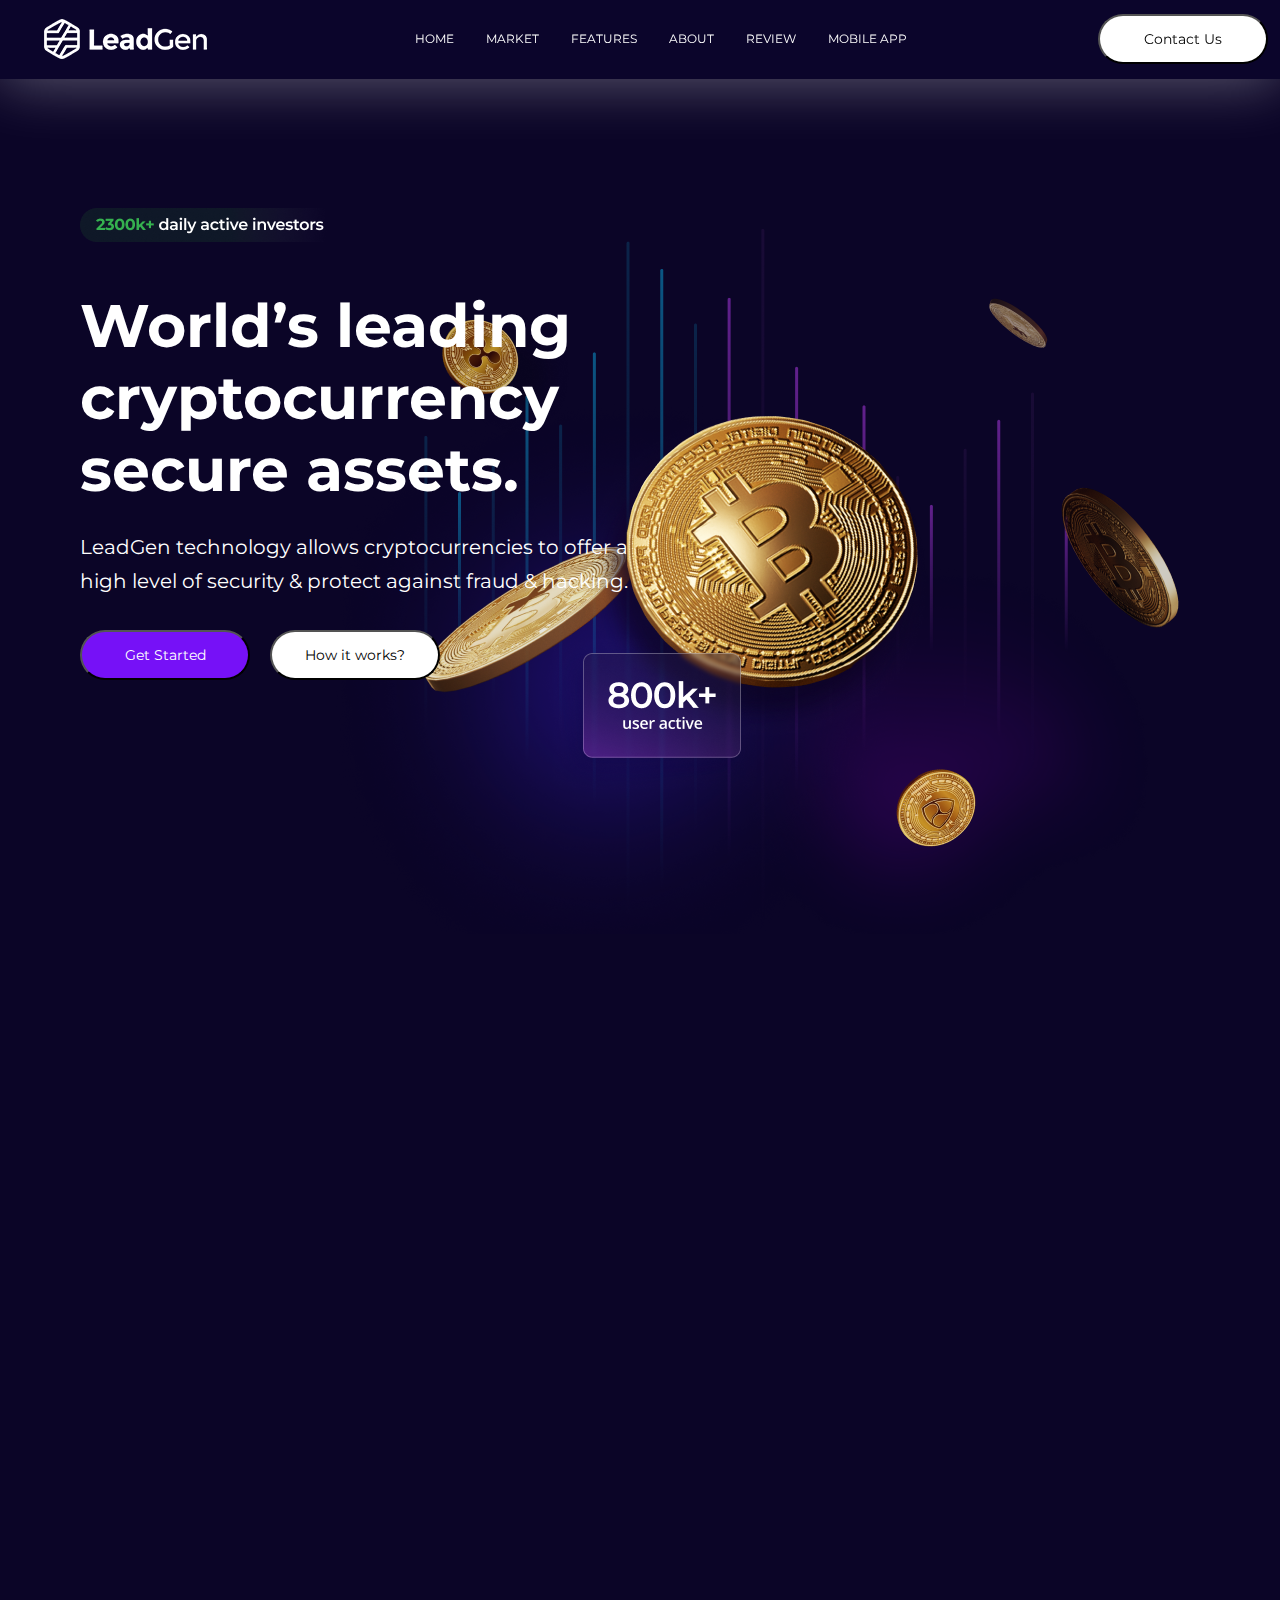
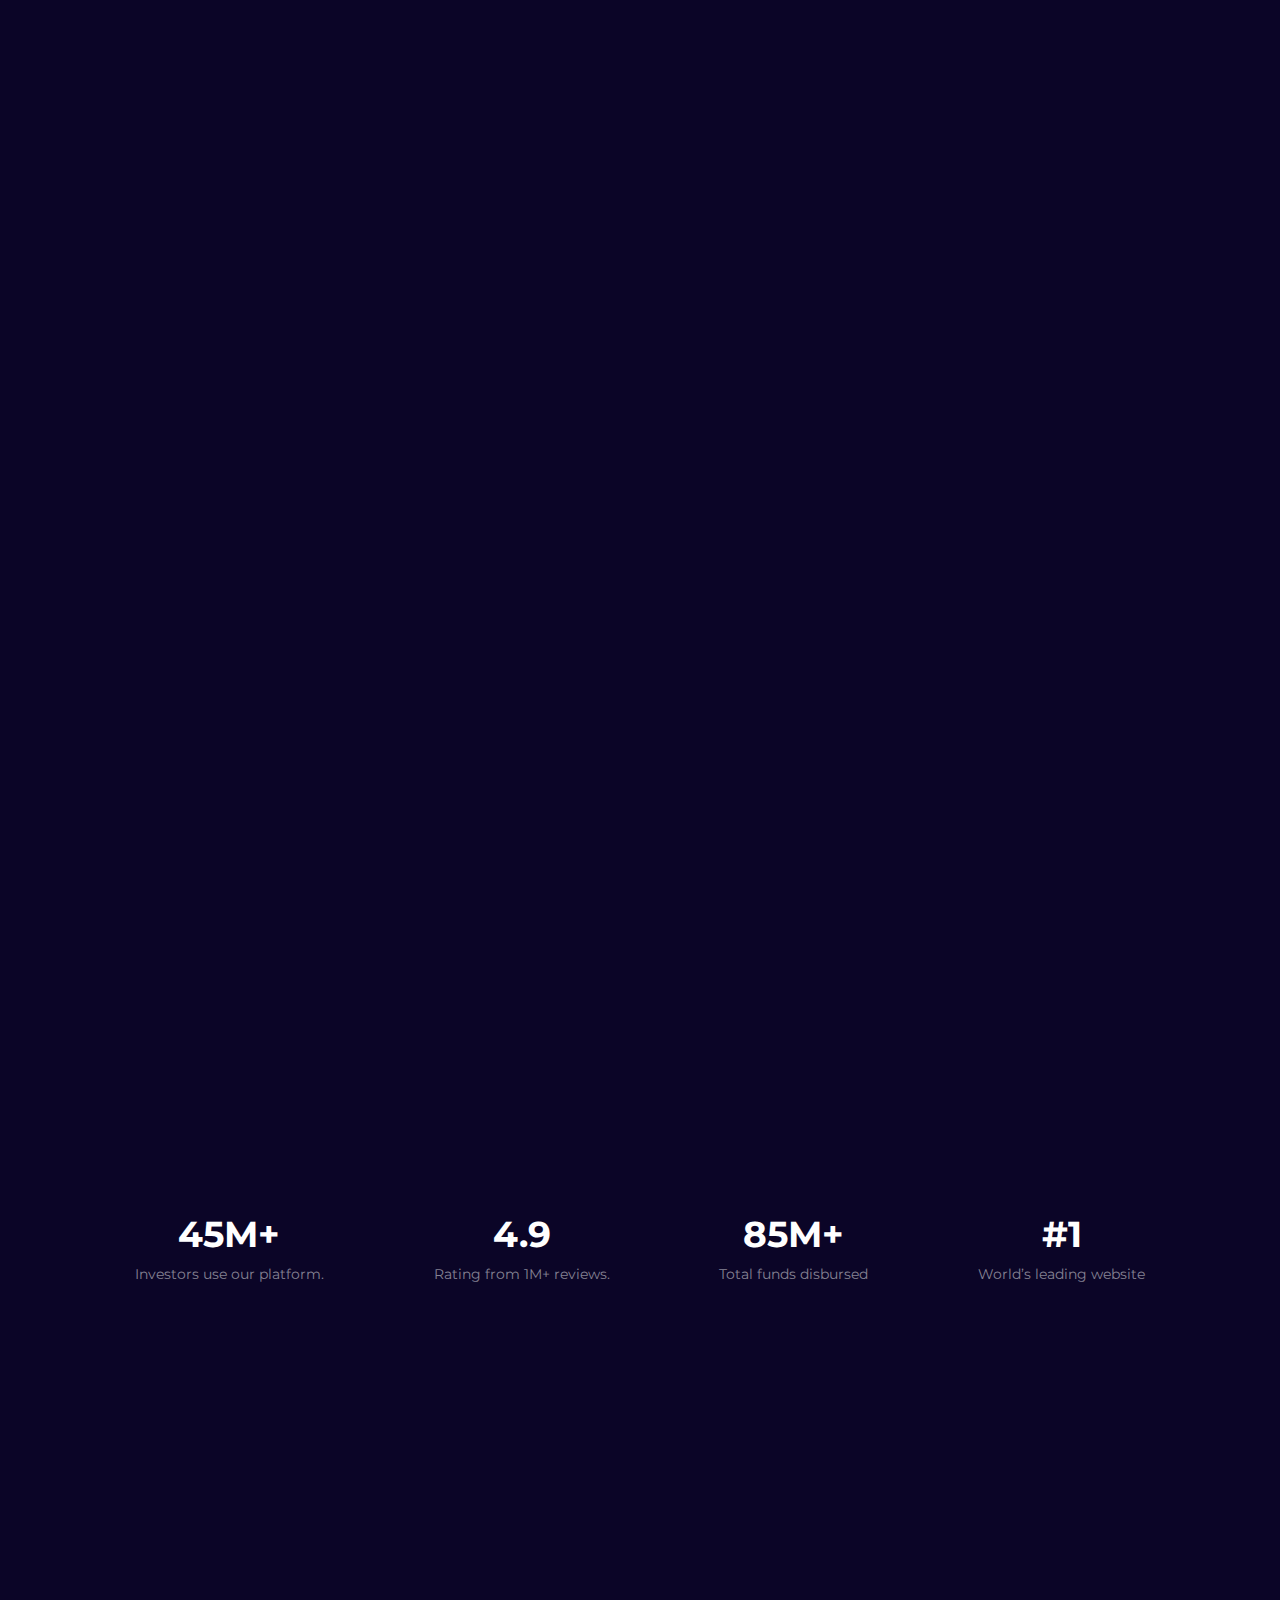
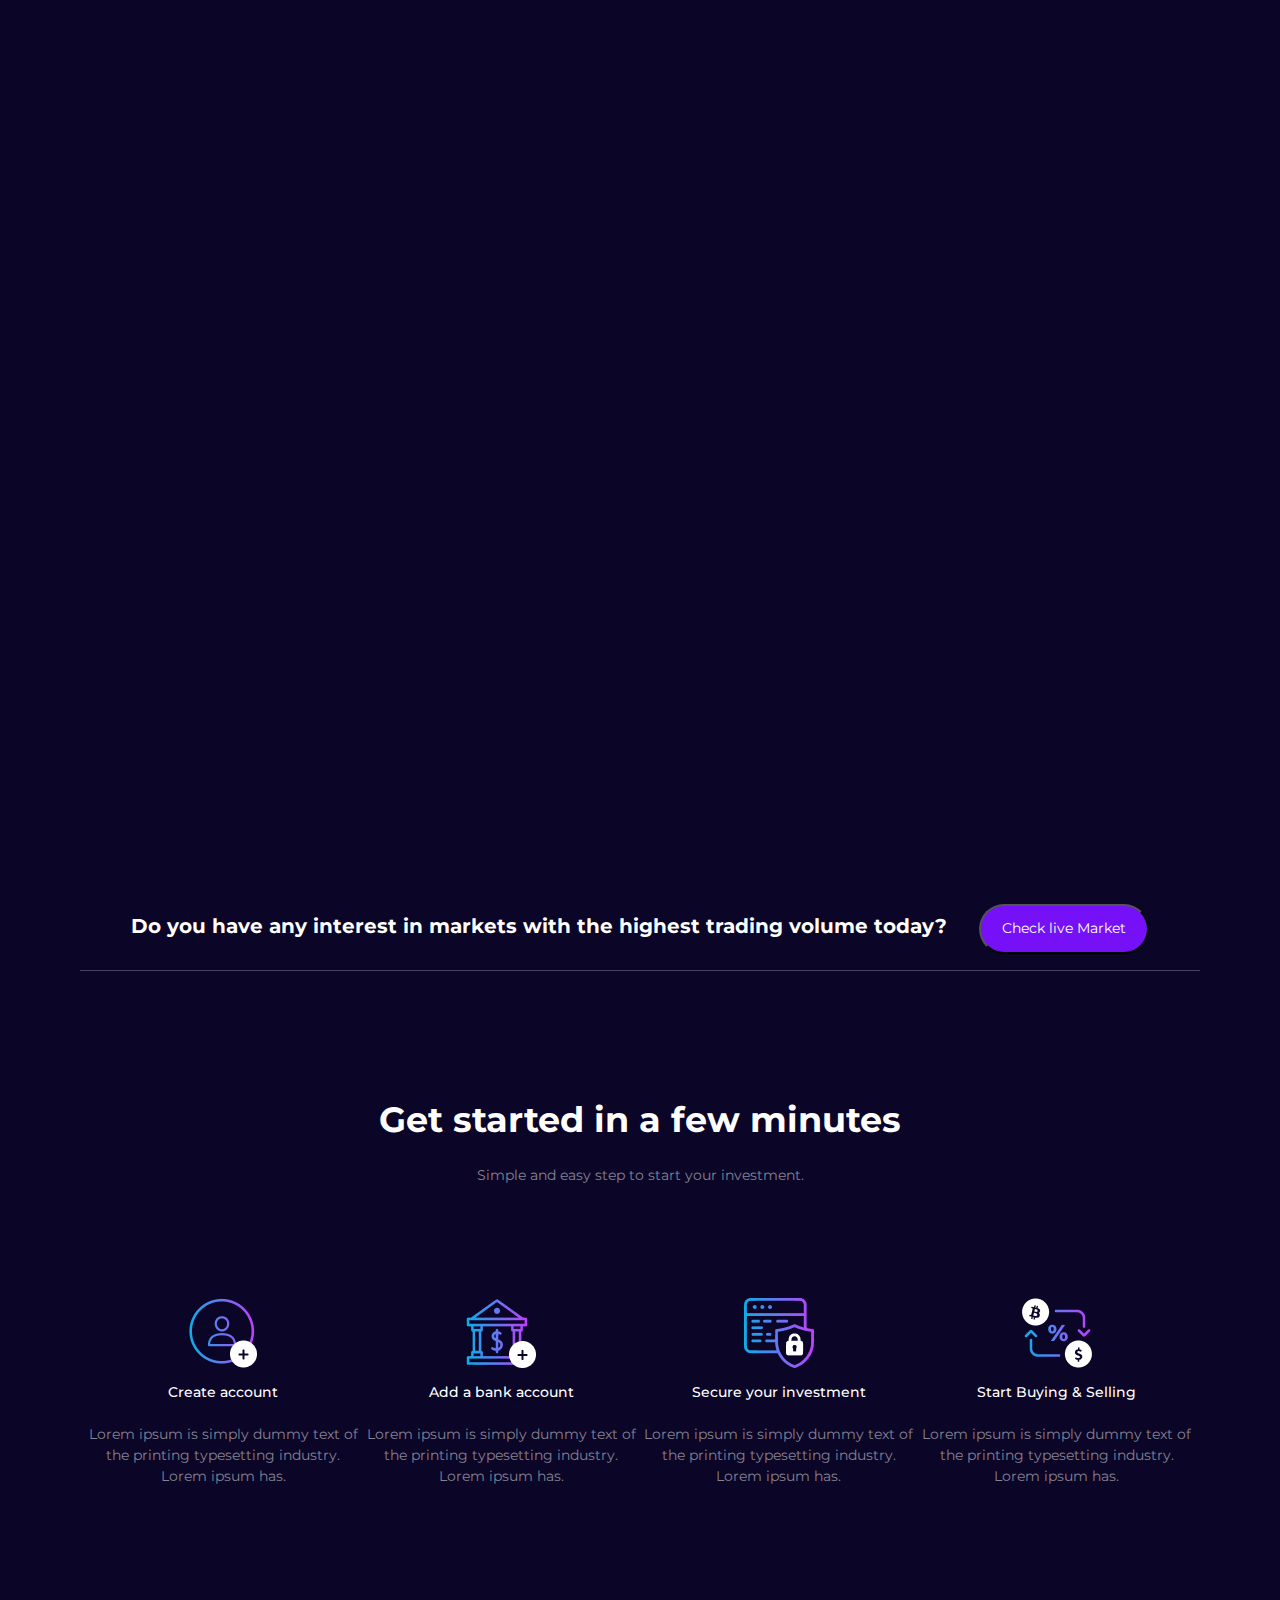
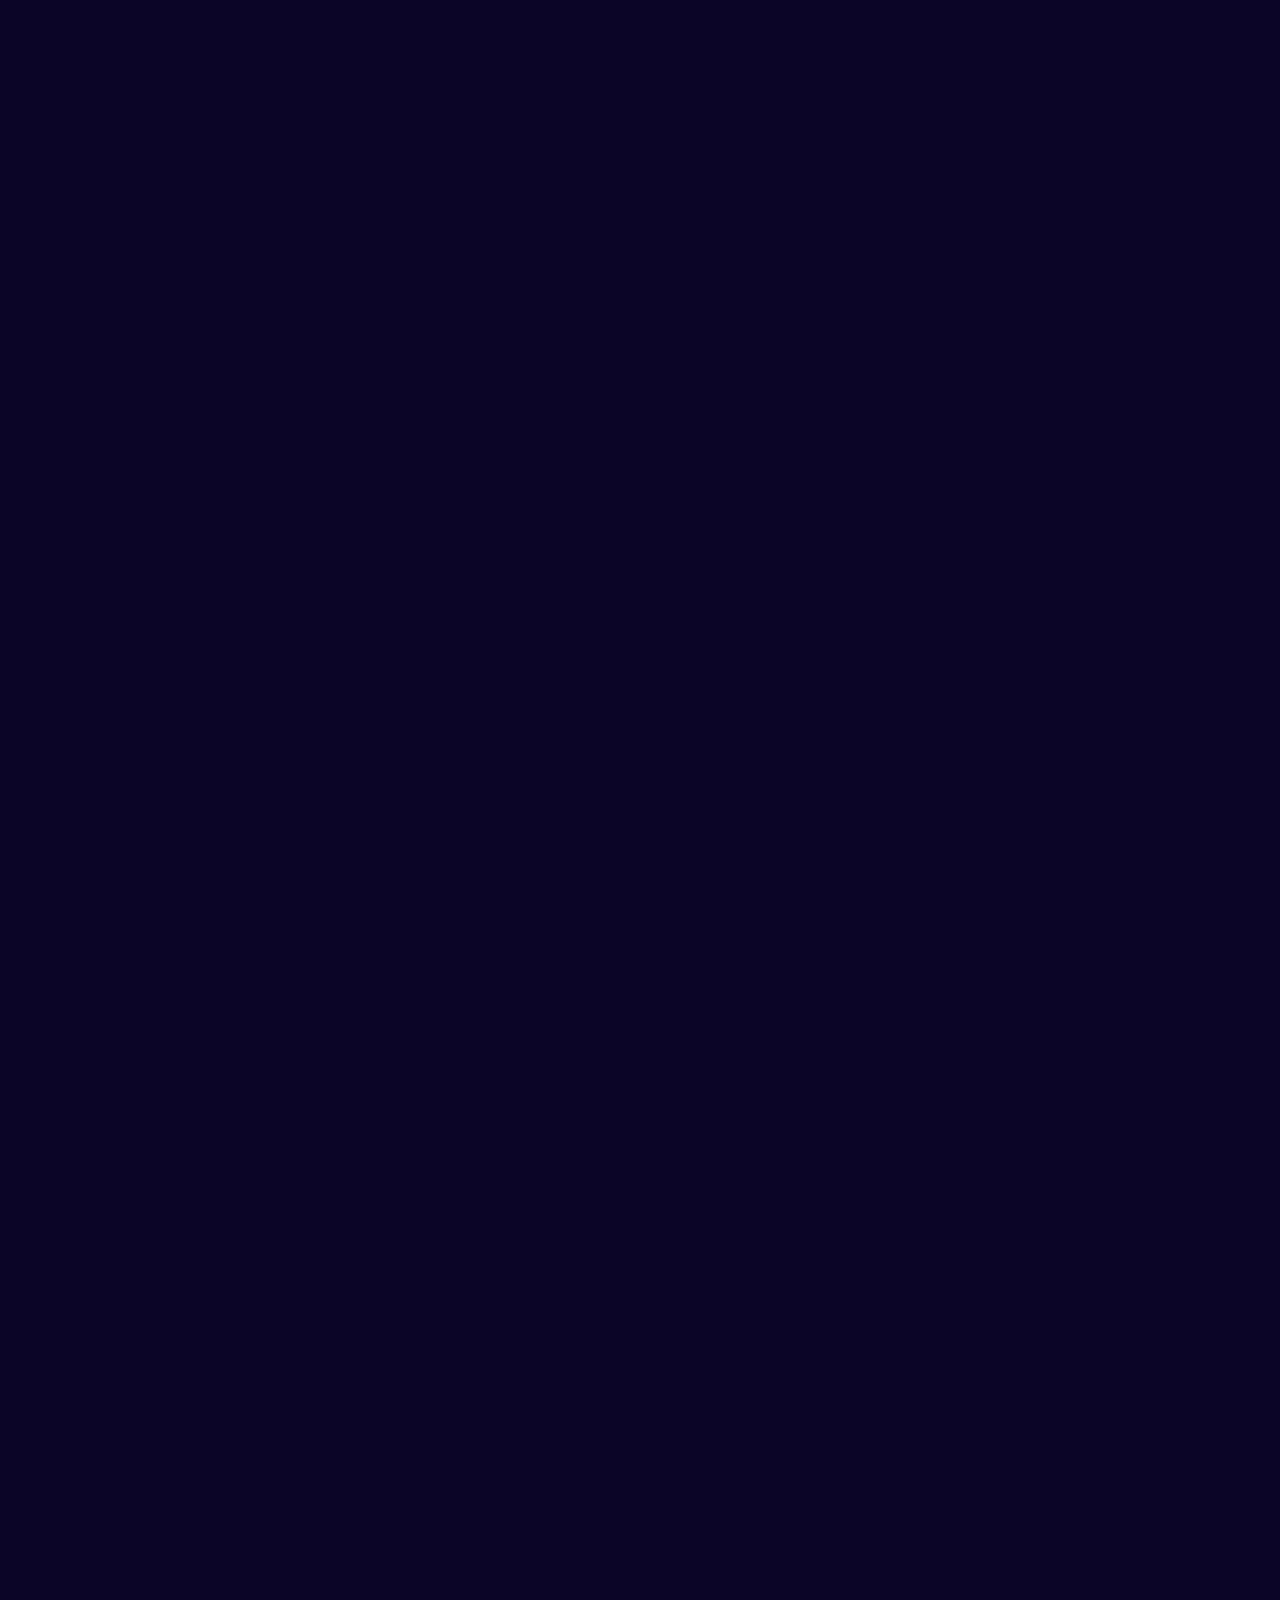
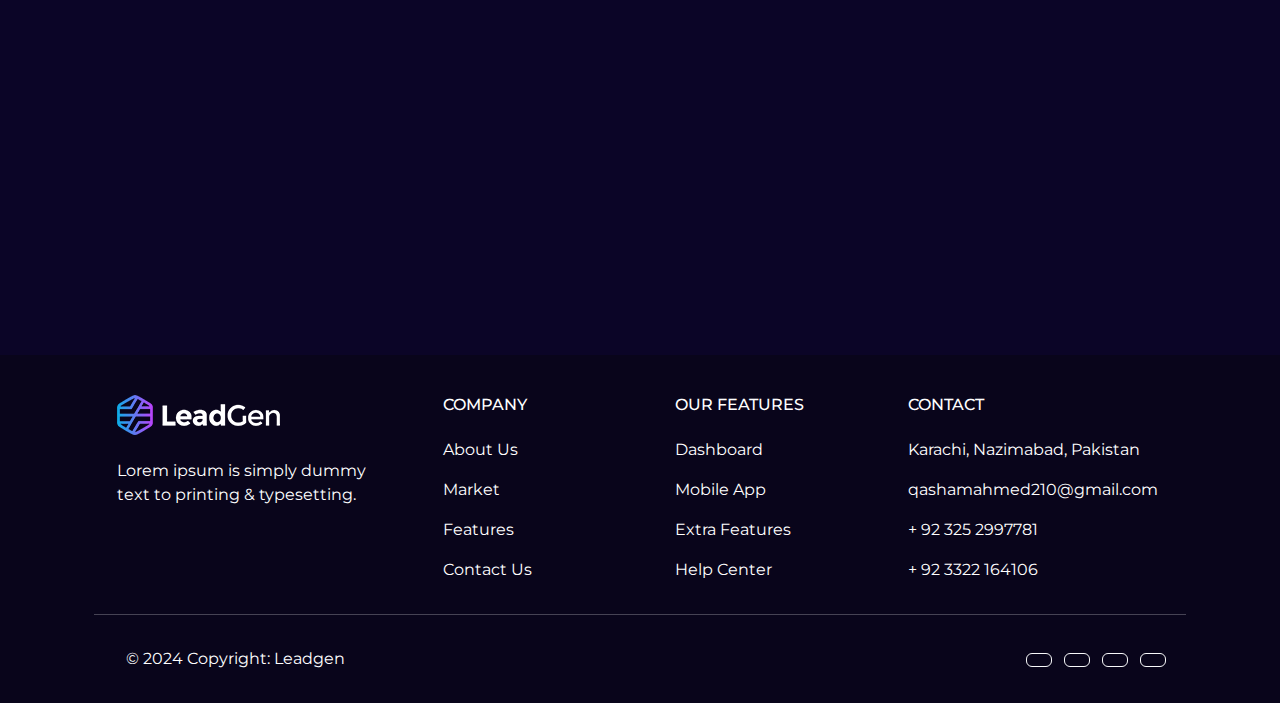
<file: leadgen/index.html>
<!DOCTYPE html>
<html lang="en">

<head>
    <meta charset="UTF-8">
    <meta name="viewport" content="width=device-width, initial-scale=1.0">
    <link rel="stylesheet" href="style.css">
    <link rel="stylesheet" href="bootstrap-5.3.3-dist/css/bootstrap.min.css">
    <link rel="preconnect" href="https://fonts.googleapis.com">
    <link rel="preconnect" href="https://fonts.gstatic.com" crossorigin>
    <link href="https://fonts.googleapis.com/css2?family=Montserrat:ital,wght@0,100..900;1,100..900&display=swap"
        rel="stylesheet">
    <link rel="icon" href="./img/logo-white.png">
    <link rel="stylesheet" href="https://cdnjs.cloudflare.com/ajax/libs/font-awesome/6.5.2/css/all.min.css"
        integrity="sha512-SnH5WK+bZxgPHs44uWIX+LLJAJ9/2PkPKZ5QiAj6Ta86w+fsb2TkcmfRyVX3pBnMFcV7oQPJkl9QevSCWr3W6A=="
        crossorigin="anonymous" referrerpolicy="no-referrer" />
        <link rel="stylesheet" href="https://unpkg.com/aos@next/dist/aos.css" />

    <title>LeadGen</title>
</head>
<style>
    body {
        font-family: "Montserrat", sans-serif;
        background-color: rgb(11, 5, 39);


    }

    a {
        text-decoration: none;
    }
</style>

<body>
    <header>
        <nav class="navbar navbar-expand-lg bg-* fixed-top">
            <div class="container-fluid">
                <a class="navbar-brand" href="#"><img src="./img/logo-white.png" alt=""></a>
                <button class="navbar-toggler bg-light" type="button" data-bs-toggle="collapse"
                    data-bs-target="#navbarNavAltMarkup" aria-controls="navbarNavAltMarkup" aria-expanded="false"
                    aria-label="Toggle navigation">
                    <span class="navbar-toggler-icon"></span>
                </button>
                <div class="collapse navbar-collapse" id="navbarNavAltMarkup">
                    <div class="navbar-nav mx-auto">
                        <a class="nav-link " aria-current="page" href="index.html">Home</a>
                        <a class="nav-link" href="#Market">Market</a>
                        <a class="nav-link" href="#Features">Features</a>
                        <a class="nav-link" href="#About">About</a>
                        <a class="nav-link" href="#Review">Review</a>
                        <a class="nav-link" href="#Mobile">mobile app</a>
                    </div>
                </div>
                <button type="button" class="btns2 btn-light">Contact Us</button>

            </div>
        </nav>
    </header>
    <div class="bg-img">
        <div class="talk">
            <img src="./img/demo-cryptocurrency-image-02.png" alt="" class="mb-5">
            <h1>World’s leading cryptocurrency <br> secure assets.</h1>
            <p>LeadGen technology allows cryptocurrencies to offer a high level of security & protect against fraud &
                hacking.</p>
            <button type="button" class="btns">Get Started</button>
            <button type="button" class="btns2">How it works?</button>
        </div>

    </div>

    <section class="part1" id="Market" data-aos="fade-up" data-aos-duration="6000" data-aos-delay="200">
        <div class="items">
            <div class="item1">
                <img src="./img/demo-cryptocurrency-bitcoin.png" alt="">
                <h3>btcusd</h3>
                <h4>Bitcoin / U.S.D</h4>
                <h2>50869</h2>
                <button type="button" class="btns3">-1.38%</button>
            </div>
            <div class="item1">
                <img src="./img/demo-cryptocurrency-ethereum.png" alt="">
                <h3>ethusd</h3>
                <h4>Ethereum / U.S.D</h4>
                <h2>2171.14</h2>
                <button type="button" class="btns4">+2.45%</button>
            </div>
            <div class="item1">
                <img src="./img/demo-cryptocurrency-tether.png" alt="">
                <h3>USDTUSD</h3>
                <h4>Tether / U.S.D</h4>
                <h2>13534</h2>
                <button type="button" class="btns4">+1.25%</button>
            </div>
            <div class="item1">
                <img src="./img/demo-cryptocurrency-bitcoin.png" alt="">
                <h3>LDOUSD</h3>
                <h4>Lido / U.S.D</h4>
                <h2>247.28</h2>
                <button type="button" class="btns4">+4.22%</button>
            </div>
        </div>
    </section>

    <section class="part2" id="Features" data-aos="fade-in" data-aos-duration="6000" data-aos-delay="400">
        <h2>
            Why you choose LeadGen?
        </h2>
        <p>The exchange is where users can buy, sell, and trade.</p>
        <div class="items">
            <div class="item1">
                <div class="card">
                    <img class="card-img-top" src="./img/images.png" alt="Card image cap">
                    <div class="card-body">
                        <h5 class="card-title">FAST AND GLOBAL</h5>
                        <p class="card-text">We offer a fast and global cryptocurrency solution for all your digital
                            transactions.</p>
                    </div>
                </div>
            </div>
            <div class="item1">
                <div class="card">
                    <img class="card-img-top" src="./img/card2.png" alt="Card image cap">
                    <div class="card-body">
                        <h5 class="card-title">
                            FRIENDLY ADMIN</h5>
                        <p class="card-text">We are proud to have a friendly and approachable admin team on our
                            platform.</p>
                    </div>
                </div>
            </div>
            <div class="item1">
                <div class="card">
                    <img class="card-img-top" src="./img/card3.png" alt="Card image cap">
                    <div class="card-body">
                        <h5 class="card-title">TECHNICAL SUPPORT</h5>
                        <p class="card-text">We specialize in providing expert assistance for all your cryptocurrency
                            needs.</p>
                    </div>
                </div>
            </div>
            <div class="item1">
                <div class="card">
                    <img class="card-img-top" src="./img/card4.png" alt="Card image cap">
                    <div class="card-body">
                        <h5 class="card-title">LEADGEN WALLET</h5>
                        <p class="card-text">LeadGen wallets can prevent theft and unauthorized access to your funds.
                        </p>
                    </div>
                </div>
            </div>
        </div>
    </section>

    <section class="part3" id="About" data-aos="fade-bottom" data-aos-duration="6000" data-aos-delay="500">
        <div class="talk2">
            <h4>Securely buy, sell, store</h4>
            <h2>Trade with confidence <br> with best platform and <br> easy to use.</h2>
            <p>We provide a wide range of cryptocurrencies for trading and <br> offer high returns on investment with
                competitive
                fees and low <br> transaction costs.</p>
            <button type="button" class="btns">Get Started</button>
        </div>
        <div class="img"><img src="./img/demo-cryptocurrency-image-02-1.jpg" alt=""></div>

    </section>
    <section class="part4">
        <div class="item2">
            <h2>45M+</h2>
            <p>Investors use our platform.</p>
        </div>
        <div class="item2">
            <h2>4.9</h2>
            <p>Rating from 1M+ reviews.</p>
        </div>
        <div class="item2">
            <h2>85M+</h2>
            <p>Total funds disbursed</p>
        </div>
        <div class="item2">
            <h2>#1</h2>
            <p>World’s leading website</p>
        </div>
    </section>

    <section class="part5" id="Review" data-aos="fade-up" data-aos-duration="6000" data-aos-delay="400">
        <h2>World's fastest and most secure platform</h2>
        <p>Swap your currencies with world's fastest and most secure crypto exchange.</p>
        <img src="./img/demo-cryptocurrency-image-03.jpg" alt="" class="img-fluid">
    </section>

    <section class="part6">
        <div class="block">
            <span>Do you have any interest in markets with the highest trading volume today?</span><button type="button"
                class="btns">Check live Market</button>
            <hr>
        </div>

        <h2>Get started in a few minutes</h2>
        <p>Simple and easy step to start your investment.</p>
        <div class="items">
            <div class="item3">
                <img src="./img/demo-cryptocurrency-icon-04.png" alt="">
                <h3>Create account</h3>
                <p>Lorem ipsum is simply dummy text of <br> the printing typesetting industry. <br> Lorem ipsum has.</p>
            </div>
            <div class="item3">
                <img src="./img/demo-cryptocurrency-icon-05-1.png" alt="">
                <h3>Add a bank account</h3>
                <p>Lorem ipsum is simply dummy text of <br> the printing typesetting industry. <br> Lorem ipsum has.</p>
            </div>
            <div class="item3">
                <img src="./img/demo-cryptocurrency-icon-03.png" alt="">
                <h3>Secure your investment</h3>
                <p>Lorem ipsum is simply dummy text of <br> the printing typesetting industry. <br> Lorem ipsum has.</p>
            </div>
            <div class="item3">
                <img src="./img/demo-cryptocurrency-icon-06-1.png" alt="">
                <h3>Start Buying & Selling</h3>
                <p>Lorem ipsum is simply dummy text of <br> the printing typesetting industry. <br> Lorem ipsum has.</p>
            </div>
        </div>
    </section>
    <section class="part7" data-aos="fade-up" data-aos-duration="6000" data-aos-delay="500">
        <div class="talk3">
            <h2>We are best service <br> provider for worldwide <br> users with experts team.</h2>
            <button type="button" class="btns">Explore Features</button>
        </div>
        <div class="talk4">
            <h4>Customizable trading strategies</h4>
            <p>Lorem ipsum is simply dummy text of the printing and typesetting. Lorem ipsum has been he standard dummy.
            </p>
            <hr>
            <h4>Customizable trading strategies</h4>
            <p>Lorem ipsum is simply dummy text of the printing and typesetting. Lorem ipsum has been he standard dummy.
            </p>
        </div>
    </section>

    <section class="part8" id="Mobile" data-aos="fade-out" data-aos-duration="6000" data-aos-delay="500">
        <div class="talk5">
            <h4>Securely buy, sell, store</h4>
            <h2>Start using LeadGen with the most effective platform and easy-to-use app.</h2>
            <p>Lorem ipsum is simply dummy text of the printing and typesetting industry. Lorem ipsum has been the
                industry's standard dummy text ever since the, when an unknown printer took a galley type and scrambled
                it to standard dummy text ever of the printing and typesetting industry.</p>
            <img src="./img/demo-cryptocurrency-image-05.png" alt="" class="img-fluid"> <span><img
                    src="./img/demo-cryptocurrency-image-04.png" alt="" class="img-fluid"></span>
        </div>
        <div class="img">
            <img src="./img/demo-cryptocurrency-image-06.jpg" alt="">
        </div>
    </section>

    <section class="part9" data-aos="fade-up" data-aos-duration="6000" data-aos-delay="500">
        <h2>Contact Us</h2>
        <form action="">
            <input type="text" placeholder="Your Name"><br>
            <input type="text" placeholder="Your Email"><br>
            <input type="text" placeholder="Your Phone"><br>
            <textarea name="" id="" placeholder="Your Message"></textarea><br>
            <button type="submit" class="btns">Send Message</button>
        </form>

    </section>

    <section>
        <footer class="text-center text-lg-start text-white" style="    background-color: rgb(9, 5, 27) !important;">
            <!-- Grid container -->
            <div class="container p-4 pb-0">
                <!-- Section: Links -->
                <section class="">
                    <!--Grid row-->
                    <div class="row">
                        <!-- Grid column -->
                        <div class="col-md-3 col-lg-3 col-xl-3 mx-auto mt-3">
                            <h6 class="text-uppercase mb-4 font-weight-bold">
                                <img src="./img/demo-cryptocurrency-logo.png" alt="">
                            </h6>
                            <p>
                                Lorem ipsum is simply dummy text to printing & typesetting.
                            </p>
                        </div>
                        <!-- Grid column -->

                        <hr class="w-100 clearfix d-md-none" />

                        <!-- Grid column -->
                        <div class="col-md-2 col-lg-2 col-xl-2 mx-auto mt-3">
                            <h6 class="text-uppercase mb-4 font-weight-bold">Company</h6>
                            <p>
                                <a class="text-white" href="">About Us</a>
                            </p>
                            <p>
                                <a class="text-white" href="">Market</a>
                            </p>
                            <p>
                                <a class="text-white" href="">Features</a>
                            </p>
                            <p>
                                <a class="text-white" href="">Contact Us</a>
                            </p>
                        </div>
                        <!-- Grid column -->

                        <hr class="w-100 clearfix d-md-none" />

                        <!-- Grid column -->
                        <div class="col-md-3 col-lg-2 col-xl-2 mx-auto mt-3">
                            <h6 class="text-uppercase mb-4 font-weight-bold">
                                Our Features
                            </h6>
                            <p>
                                <a class="text-white" href="">Dashboard</a>
                            </p>
                            <p>
                                <a class="text-white" href="">Mobile App</a>
                            </p>
                            <p>
                                <a class="text-white" href="">Extra Features</a>
                            </p>
                            <p>
                                <a class="text-white" href="">Help Center</a>
                            </p>
                        </div>

                        <!-- Grid column -->
                        <hr class="w-100 clearfix d-md-none" />

                        <!-- Grid column -->
                        <div class="col-md-4 col-lg-3 col-xl-3 mx-auto mt-3">
                            <h6 class="text-uppercase mb-4 font-weight-bold">Contact</h6>
                            <p><i class="fas fa-home mr-3"></i> Karachi, Nazimabad, Pakistan</p>
                            <p><i class="fas fa-envelope mr-3"></i> qashamahmed210@gmail.com</p>
                            <p><i class="fas fa-phone mr-3"></i> + 92 325 2997781</p>
                            <p><i class="fas fa-print mr-3"></i> + 92 3322 164106</p>
                        </div>
                        <!-- Grid column -->
                    </div>
                    <!--Grid row-->
                </section>
                <!-- Section: Links -->

                <hr class="my-3">

                <!-- Section: Copyright -->
                <section class="p-3 pt-0">
                    <div class="row d-flex align-items-center">
                        <!-- Grid column -->
                        <div class="col-md-7 col-lg-8 text-center text-md-start">
                            <!-- Copyright -->
                            <div class="p-3">
                                © 2024 Copyright:
                                <a class="text-white" href="index.html">Leadgen</a>
                            </div>
                            <!-- Copyright -->
                        </div>
                        <!-- Grid column -->

                        <!-- Grid column -->
                        <div class="col-md-5 col-lg-4 ml-lg-0 text-center text-md-end">
                            <!-- Facebook -->
                            <a class="btn btn-outline-light btn-floating m-1" class="text-white" role="button"><i
                                    class="fab fa-facebook-f"></i></a>

                            <!-- Twitter -->
                            <a class="btn btn-outline-light btn-floating m-1" class="text-white" role="button"><i
                                    class="fab fa-twitter"></i></a>

                            <!-- Google -->
                            <a class="btn btn-outline-light btn-floating m-1" class="text-white" role="button"><i
                                    class="fab fa-google"></i></a>

                            <!-- Instagram -->
                            <a class="btn btn-outline-light btn-floating m-1" class="text-white" role="button"><i
                                    class="fab fa-instagram"></i></a>
                        </div>
                        <!-- Grid column -->
                    </div>
                </section>
                <!-- Section: Copyright -->
            </div>
            <!-- Grid container -->
        </footer>
        <!-- Footer -->
    </section>

    <script src="./bootstrap-5.3.3-dist/js/bootstrap.min.js"></script>

    <script src="https://unpkg.com/aos@next/dist/aos.js"></script>
    <script>
        AOS.init(

        );
    </script>
</body>

</html>
</file>
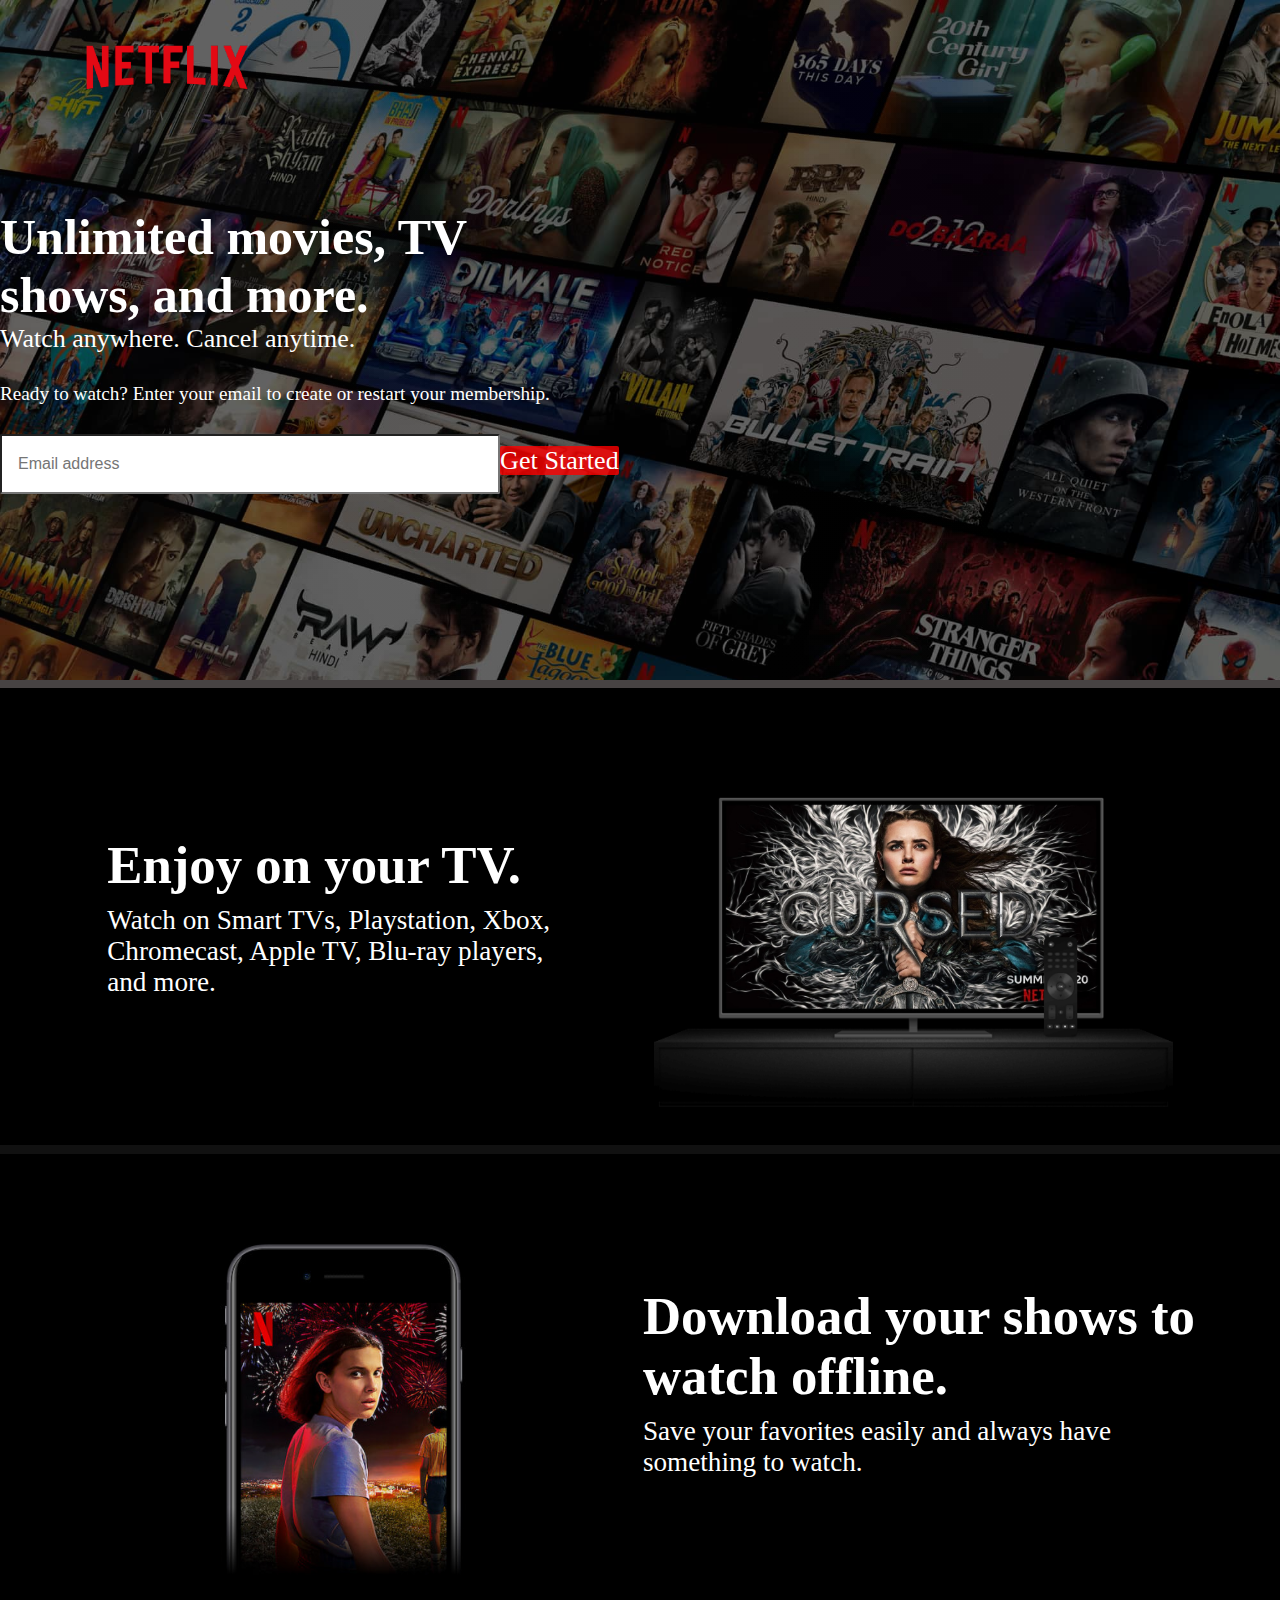
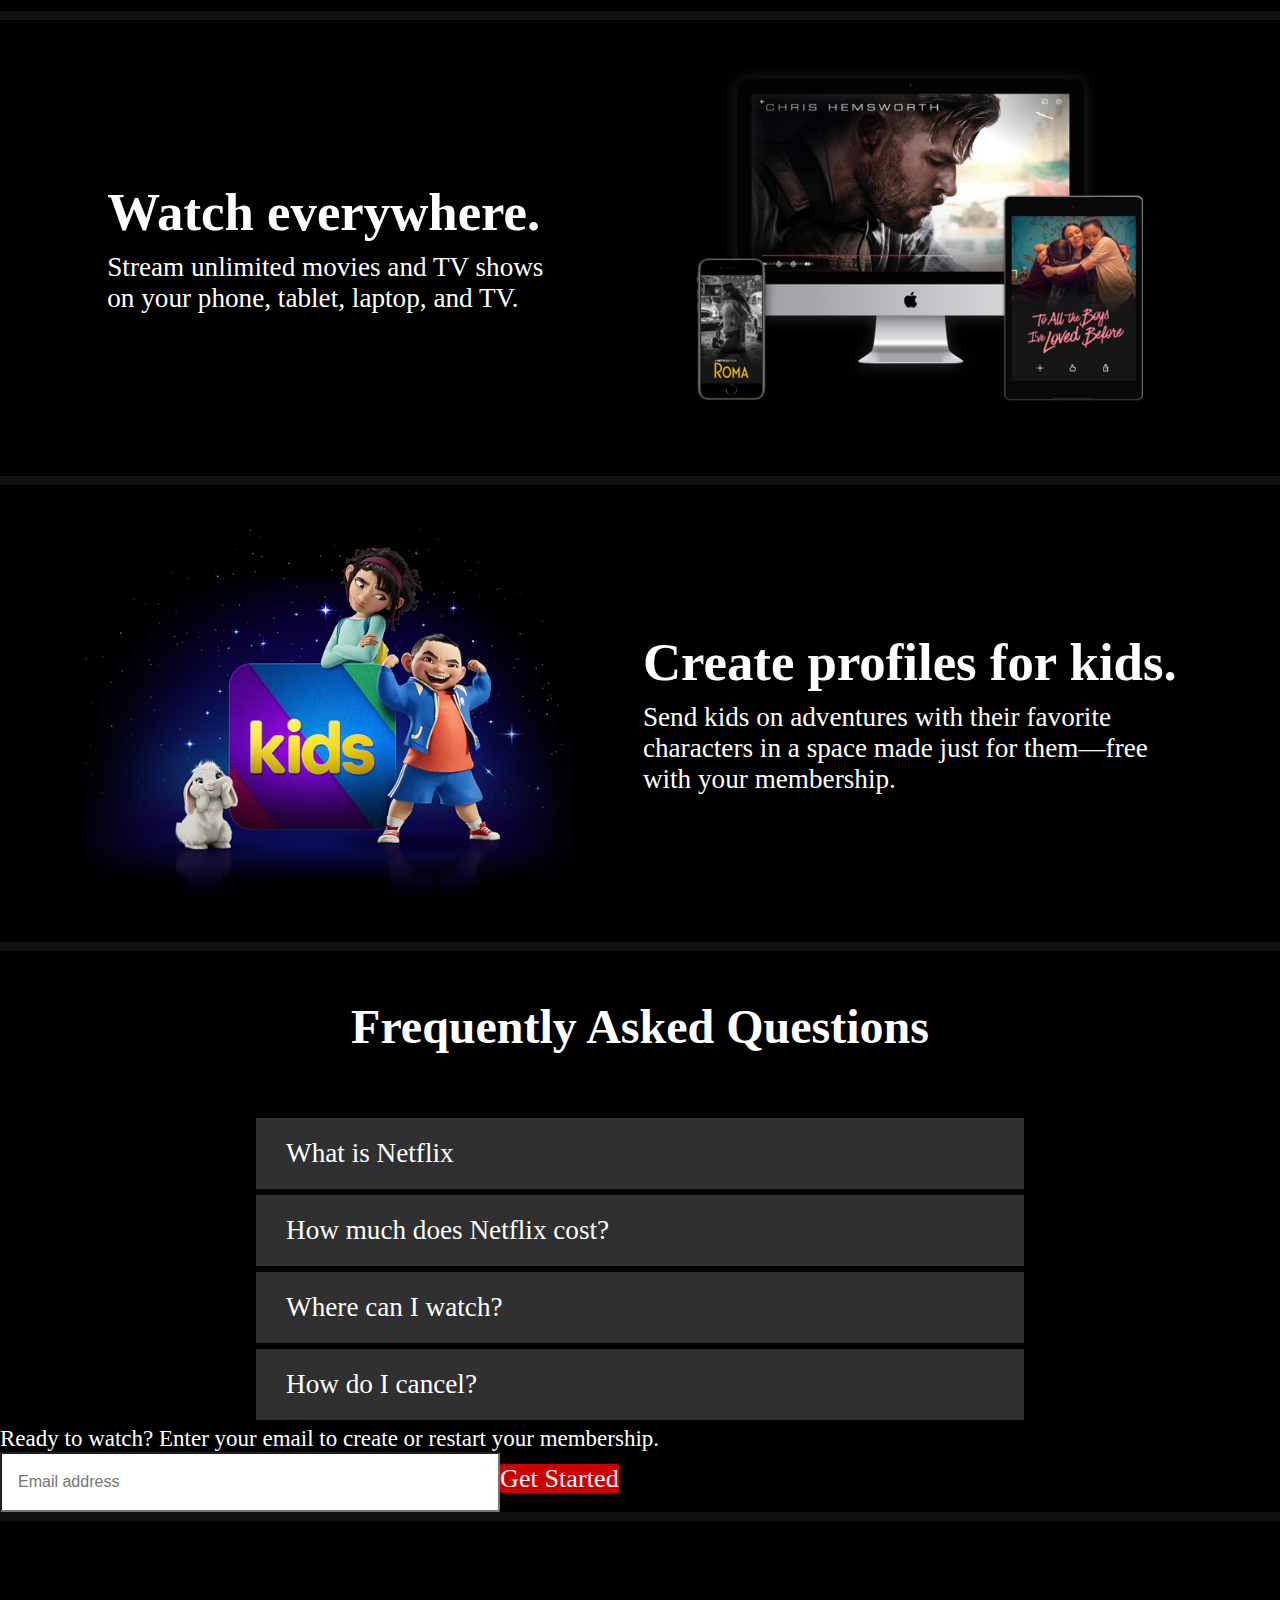
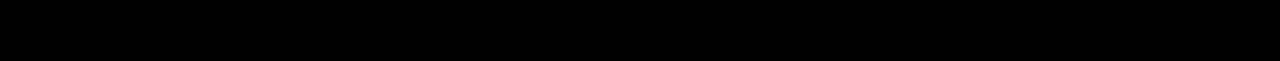
<file: Netflix/index.html>
<!DOCTYPE html>
<html lang="en">

<head>
  <meta charset="UTF-8">
  <meta http-equiv="X-UA-Compatible" content="IE=edge">
  <meta name="viewport" content="width=device-width, initial-scale=1.0">
  <link href="https://cdn.jsdelivr.net/npm/bootstrap@5.1.3/dist/css/bootstrap.min.css" rel="stylesheet"
    integrity="sha384-1BmE4kWBq78iYhFldvKuhfTAU6auU8tT94WrHftjDbrCEXSU1oBoqyl2QvZ6jIW3" crossorigin="anonymous">
  <script src="https://cdn.jsdelivr.net/npm/bootstrap@5.1.3/dist/js/bootstrap.bundle.min.js"
    integrity="sha384-ka7Sk0Gln4gmtz2MlQnikT1wXgYsOg+OMhuP+IlRH9sENBO0LRn5q+8nbTov4+1p"
    crossorigin="anonymous"></script>
  <link rel="stylesheet" href="style.css">
  <title>Document</title>
</head>

<body>
  <header>
    <nav class="nav">
      <img src="./img/Netflix-logo-red-black-png-removebg-preview.png" alt="" class="logo img-fluid">

    </nav>

    <div class="bg-img">
      <div class="col-12">
        <h1 class="main-heading text-center ">
          Unlimited movies, TV <br> shows, and more.
        </h1>
        <p class="main-para text-center">
          Watch anywhere. Cancel anytime. <br>
          <span> Ready to watch? Enter your email to create or restart your membership.</span> <br>

          <input type="text" placeholder="Email address" class="text-left"><a href=""
            class="btn btn-danger form-button">Get Started</a>

        </p>
      </div>
    </div>

  </header>
  <section class="part1">
    <div class="talk">
      <h2>Enjoy on your TV.</h2>
      <p>Watch on Smart TVs, Playstation, Xbox, Chromecast, Apple TV, Blu-ray players, and more.</p>
    </div>
    <div class="img">
      <img src="./img/part1.png" alt="">
    </div>
  </section>

  <section class="part2">
    <div class="talk">
      <h2>Download your shows to watch offline.</h2>
      <p>Save your favorites easily and always have something to watch.</p>
    </div>
    <div class="img">
      <img src="./img/part2.jpg" alt="">
    </div>
  </section>

  <section class="part1">
    <div class="talk">
      <h2>Watch everywhere.</h2>
      <p>Stream unlimited movies and TV shows on your phone, tablet, laptop, and TV.</p>
    </div>
    <div class="img">
      <img src="./img/part3.png" alt="">
    </div>
  </section>

  <section class="part2">
    <div class="talk">
      <h2>Create profiles for kids.</h2>
      <p>Send kids on adventures with their favorite characters in a space made just for them—free with your
        membership.</p>
    </div>
    <div class="img">
      <img
        src="./img/AAAABfpnX3dbgjZ-Je8Ax3xn0kXehZm_5L6-xe6YSTq_ucht9TI5jwDMqusWZKNYT8DfGudD0_wWVVTFLiN2_kaQJumz2iivUWbIbAtF.png"
        alt="">
    </div>
  </section>

  <section class="list">
    <h2>Frequently Asked Questions</h2>
    <div class="accordion-menu">
      <div class="item" id="item1">
        <a href="#item1" class="title">
          <span>What is Netflix</span>
        </a>
        <p class="text">
          Netflix is a streaming service that offers a wide variety of award-winning TV shows, movies, anime,
          documentaries, and more on thousands of internet-connected devices. <br><br>You can watch as much as you want,
          whenever you want without a single commercial – all for one low monthly price. There's always something new to
          discover and new TV shows and movies are added every week!

        </p>
      </div>
      <div class="item" id="item2">
        <a href="#item2" class="title">
          <span>How much does Netflix cost?</span>
        </a>
        <p class="text">
          Watch Netflix on your smartphone, tablet, Smart TV, laptop, or streaming device, all for one fixed monthly
          fee. Plans range from Rs250 to Rs1,100 a month. No extra costs, no contracts.

        </p>
      </div>
      <div class="item" id="item3">
        <a href="#item3" class="title">
          <span>Where can I watch?</span>
        </a>
        <p class="text">
          Watch anywhere, anytime. Sign in with your Netflix account to watch instantly on the web at netflix.com from
          your personal computer or on any internet-connected device that offers the Netflix app, including smart TVs,
          smartphones, tablets, streaming media players and game consoles. <br><br>
          You can also download your favorite shows with the iOS, Android, or Windows 10 app. Use downloads to watch
          while you're on the go and without an internet connection. Take Netflix with you anywhere.

        </p>
      </div>
      <div class="item" id="item4">
        <a href="#item4" class="title">
          <span>How do I cancel?</span>
        </a>
        <p class="text">
          Netflix is flexible. There are no pesky contracts and no commitments. You can easily cancel your account
          online in two clicks. There are no cancellation fees – start or stop your account anytime.

        </p>
      </div>
    </div>
  </section>
  <div class="input">
    <div class="col-12">
     
      <p class="main-para text-center pt-5 mt-3">
        
        <span> Ready to watch? Enter your email to create or restart your membership.</span> <br>

        <input type="text" placeholder="Email address" class="text-left mt-3 mb-5"><a href=""
          class="btn btn-danger form-button">Get Started</a>

      </p>
    </div>
  </div>

   

 
 
</body>

</html>
</file>
<file: leadgen/style.css>
* {
    margin: 0;
    padding: 0;
    box-sizing: border-box;
}




.navbar {
    background-color: #0b052b;
    font-family: "Montserrat", sans-serif;
    text-transform: uppercase;
    box-shadow: 0px 2px 60px rgba(255, 255, 255, 0.349);

}

.navbar .navbar-nav .nav-link {
    color: white;
    font-size: 12px;
    margin-left: 1rem;
}

.navbar .navbar-nav .nav-link:hover {
    color: silver;
    transition: all ease 1s;
}

.navbar-brand {

    margin-left: 2rem;
    margin-top: 0.4rem;
    margin-bottom: 0.4rem;
}

.bg-img {
    background-image: url('./img/demo-cryptocurrency-image-01-2.png');
    height: 100vh;
    background-repeat: no-repeat;
    background-position: right;

}

.talk {
    margin-top: 8rem;
    padding: 5em;
}

.talk h1 {
    color: white;
    width: 50%;
    font-size: 60px;
    font-weight: bold;
    padding-bottom: 1rem;
}

.talk p {
    color: white;
    width: 50%;
    font-size: 20px;
    line-height: 34px;
}

.btns {
    margin-top: 1rem;
    cursor: pointer;
    background: #7611f7;
    height: 50px;
    width: 170px;
    color: white;
    border-radius: 3rem;
    font-size: 14px;
}

.btns:hover {
    background-color: white;
    color: #7611f7;
    transition: all ease 1s;
}

.btns2 {
    margin-left: 1rem;
    cursor: pointer;
    background: white;
    height: 50px;
    width: 170px;
    color: black;
    border-radius: 3rem;
    font-size: 14px;
}

.btns2:hover {
    background-color: black;
    color: white;
    transition: all ease 1s;
}

.part1 {
    background-color: rgb(11, 5, 39);
    padding: 5em;
}

.part1 .items {
    display: flex;
    justify-content: space-around;
    align-items: center;
    text-align: center;
    color: white;
    flex-wrap: wrap;

}

.part1 .items h3 {
    text-transform: uppercase;
    padding-top: 1rem;
    font-size: 14px;
}

.part1 .items h4 {
    font-size: 14px;
    color: #858293;
}

.part1 .items h2 {
    font-size: 35px;
    font-weight: bold;
}

.btns3 {
    margin-top: 1rem;
    cursor: pointer;
    background: red;
    height: 45px;
    width: 140px;
    color: white;
    border-radius: 2rem;
    font-size: 14px;
    border: 0;
}

.btns3:hover {
    background-color: white;
    color: red;
    transition: all ease 1s;
}

.btns4 {
    margin-top: 1rem;
    cursor: pointer;
    background: #008000;
    height: 45px;
    width: 140px;
    color: white;
    border-radius: 2rem;
    font-size: 14px;
    border: 0;
}

.btns4:hover {
    background-color: white;
    color: #008000;
    transition: all ease 1s;
}

.part2 {
    background-color: rgb(11, 5, 39);
    text-align: center;
    color: white;
    padding: 5em;
}

.part2 h2 {
    color: white;
    font-size: 35px;
    font-weight: bold;
    padding-top: 3rem;
}

.part2 p {
    font-size: 14px;
    color: #858293;
    padding-top: 1rem;
}

.part2 .items {
    display: flex;
    justify-content: space-around;
    align-items: center;
    margin-top: 5rem;
    flex-wrap: wrap;
}

.part2 .items .card {
    background-color: #140c3a;
    width: 18rem;
}

.part2 .items .card h5 {
    color: white;
    font-size: 14px;
}

.part2 .items .card img {
    height: 8vh;
    object-fit: contain;
    background-color: inherit;
    margin-top: 1rem;
}

.part3 {
    background-color: rgb(11, 5, 39);
    display: flex;
    justify-content: space-evenly;
    align-items: center;
    padding: 2rem 4rem;
    color: white;
}

.part3 .talk2 {
    width: 40%;
}

.part3 .img {
    width: 45%;

}

.part3 .img img {
    width: 100%;

}

.part3 h4 {
    font-size: 14px;
    font-weight: bold;
}

.part3 p {
    font-size: 14px;
    color: #858293;
    line-height: 24px;
}

.part3 h2 {
    font-size: 35px;
    font-weight: bold;
    line-height: 40px;
}

.part4 {
    background-color: rgb(11, 5, 39);
    display: flex;
    justify-content: space-around;
    align-items: center;
    padding: 5em;
    text-align: center;
    color: white;
}

.part4 h2 {
    font-size: 36px;
    font-weight: bold;
}

.part4 p {
    font-size: 14px;
    color: #858293;
}

.part5 {
    padding: 5em;
    text-align: center;
    box-shadow: inset 0 0 60px 10px rgba(72, 19, 219, 0.185);
}

.part5 h2 {
    font-size: 35px;
    color: white;
}

.part5 p {
    font-size: 14px;
    color: #858293;
    padding-top: 1rem;
    padding-bottom: 4rem;
}

.part6 {
    padding: 5em;
    background-color: rgb(11, 5, 39);
    text-align: center;
    color: white;
}

.part6 span {
    font-size: 20px;
    margin-right: 2rem;
    font-weight: bold;
}

.part6 h2 {
    font-size: 35px;
    font-weight: bold;
    padding-top: 7rem;
}

.part6 p {
    font-size: 14px;
    color: #858293;
    padding-top: 1rem;
}

.part6 .items {
    margin-top: 7rem;
    display: flex;
    justify-content: space-evenly;
    align-items: center;
}

.part6 .item3 h3 {
    padding-top: 1rem;
    font-size: 14px;
}

.part6 .item3 p{
    font-size: 14px;
    color: #858293;
}
.part7{
    padding: 5em;
    background-image: url('./img/demo-cryptocurrency-bg-image-03-1.jpg');
    background-position: top;
    height: 70vh;
    display: flex;
    justify-content: space-around;
    align-items: center;
    color: white;
    background-size: cover;
    background-repeat: no-repeat;
}
.part7 .talk3 h2{
    color: white;
    font-size: 35px;
    font-weight: bold;
    line-height: 50px;
}
.part7 .talk3{
    width: 40%;
}
.part7 .talk4{
    width: 45%;
}
.part7 .talk4 h4{
    font-size: 16px;
}
.part7 .talk4 p{
    font-size: 14px;
    color: #858293;
}
.part8{
    display: flex;
    justify-content: space-around;
    align-items: center;
    padding: 5em;
    color: white;
}
.part8 .talk5 {
    width: 40%;
}

.part8 .img {
    width: 45%;

}
.part8 span{
    margin-left: 1rem;
}
.part8 .img img {
    width: 100%;

}

.part8 h4 {
    font-size: 14px;
    font-weight: bold;
}

.part8 p {
    font-size: 14px;
    color: #858293;
    line-height: 24px;
    padding-top: 1rem;
    padding-bottom: 1rem;
}

.part8 h2 {
    font-size: 35px;
    font-weight: bold;
    line-height: 40px;
}
.part8 .talk5 img{
    cursor: pointer;
}
.part9{
    text-align: center;
    color: white;
    padding: 3em;
    margin-bottom: 5rem;
}
.part9 h2{
    font-size: 35px;
    font-weight: bold;
    padding-bottom: 3rem;
}
.part9 input{
    margin-bottom: 1rem;
    width: 600px;
    padding: 8px;
}
.part9 textarea{
    margin-bottom: 1rem;
    width: 600px;
    padding: 15px;
}


@media screen and (max-width:1000px) {
    .part2 .items {
        justify-content: center;
        flex-direction: column;
    }
    .bg-img {
        background-image: url('./img/demo-cryptocurrency-image-01-2.png');
        height: 80vh;
        background-repeat: no-repeat;
        background-position: center;
        text-align: center;
    
    }
    
    .talk {
        margin-top: 8rem;
        padding: 2em;
    }
    
    .talk h1 {
        width: 100%;
        font-size: 55px;
        text-align: center;
    }
    
    .talk p {
        width: 100%;
        font-size: 18px;
    }

    .part2 .items .card {
        margin-bottom: 2rem;
        width: 30rem;
    }
    .part6 {
        padding: 2em;
    }
    .part7{
        padding: 3em;
        justify-content: center;
        flex-direction: column;
        text-align: center;
    }
    
    .part7 .talk3{
        width: 80%;
        padding-bottom: 4rem;
    }
    .part7 .talk4{
        width: 80%;
    }
   
    .part8{
        justify-content: center;
        padding: 2rem 1rem;
        flex-direction: column;
    }
    .part8 .talk5 {
        width: 80%;
        padding-top: 3rem;
        padding-bottom: 3rem;
    }
    
    .part8 .img {
        width: 80%;
    
    }
    
    .part8 .img img {
        width: 100%;
    
    }
    
   }
    
  
@media screen and (max-width:786px) {
    .part1 {
        background-color: rgb(11, 5, 39);
    }
    
    .part1 .items {
        justify-content: center;
        flex-direction: column;
    
    }
    .part1 img{
        height: 120px;
    }
    .btns3{
        margin-bottom: 2rem;
    }
    .btns4{
        margin-bottom: 2rem;
    }
    .part1 .items h3 {
        font-size: 25px;
    }
    
    .part1 .items h4 {
        font-size: 22px;
    }
    
    .part1 .items h2 {
        font-size: 45px;
    }
    .part3 {
        justify-content: center;
        padding: 2rem 1rem;
        flex-direction: column;
        text-align: center;
    }
    
    .part3 .talk2 {
        width: 80%;
    }
    
    .part3 .img {
        width: 90%;
    
    }
    
   
    
    .part3 h4 {
        font-size: 14px;
    }
    
    .part3 p {
        font-size: 12px;
    }
    
    .part3 h2 {
        font-size: 30px;
        font-weight: bold;
        line-height: 40px;
    }
    .block{
        display: none;
    }
    .part6 {
        padding: 5em;
    }
    
    
    
   
    
  
    .part6 .items {
        margin-top: 5rem;
        justify-content: center;
        flex-direction: column;
    }
    
    .part6 .item3 h3 {
        padding-top: 1rem;
        font-size: 20px;
    }
    
    .part6 .item3 p{
        font-size: 18px;
        padding-bottom: 2rem;
    }
    .part6 .item3 img{
        height: 120px;
    }
   
   
    .part9 input{
        width: 500px;
    }
    .part9 textarea{
        width: 500px;
    }
    .part8 .talk5 {
        text-align: center;
    }
}
@media screen and (max-width:590px) {
    
    .part9 input{
        width: 400px;
    }
    .part9 textarea{
        width: 400px;
    }

    .part2 .items .card {
        margin-bottom: 2rem;
        width: 14rem;
    }
    .talk h1 {
        width: 100%;
        font-size: 35px;
        text-align: center;
    }
    
    .talk p {
        width: 100%;
        font-size: 14px;
    }

    .navbar .btns2{
        display: none;
    }
    .part4 {
        justify-content: center;
        padding: 5em;
        flex-direction: column;
    }
    
    .part4 h2 {
        font-size: 50px;
    }
    
    .part4 p {
        font-size: 20px;
        padding-bottom: 1rem;
    }
    .part2 .items {
        display: flex;
        justify-content: space-around;
        align-items: center;
        margin-top: 5rem;
        flex-wrap: wrap;
        padding: 0;
    }
    .part5 h2 {
        font-size: 27px;
        color: white;
    }
}

@media screen and (max-width:470px) {

    .part9 input{
        width: 260px;
    }
    .part9 textarea{
        width: 260px;
    }
    .part3 h2 {
        font-size: 20px;
        font-weight: bold;
    }
    .part6 h2 {
        font-size: 26px;
    }
    .part6 .item3 p{
        font-size: 12px;
    }
    .part7 .talk3 h2{
        font-size: 25px;
        line-height: 32px;
    }

    .part8 h4 {
        font-size: 12px;
    }
    
    .part8 p {
        font-size: 12px;
        line-height: 20px;
    }
    
    .part8 h2 {
        font-size: 25px;
        line-height: 31px;
    }
    .part8 img{
        margin-bottom: 1rem;
    }
    .btns2{
        display: none;
    }
    .part8 span{
        margin-left: 0rem;
    }
}
</file>
<file: Netflix/style.css>
* {
    margin: 0px;
    padding: 0px;
}

body {
    background-color: black;
}

.nav {
    display: flex;
    justify-content: flex-start;
    height: vh;
    width: 100%;
    z-index: 10;
    position: absolute;
}

.logo {
    margin-left: 3rem;
    height: 15vh;
    position: relative;
}

.bg-img {
    position: relative;
    background-color: rgb(0, 0, 0);
    height: 680px;
    border-bottom: 8px outset rgb(155, 148, 148);
    width: 100%;
    background: linear-gradient(to left, rgba(255, 255, 255, 0), rgb(5, 5, 5));
}

.bg-img::before {
    content: "";
    position: absolute;
    top: 0;
    left: 0;
    bottom: 0;
    right: 0;
    opacity: 0.5;
    background: url('./img/PK-en-20221107-popsignuptwoweeks-perspective_alpha_website_medium\ \(1\).jpg');
    background-position: top;
    background-repeat: no-repeat;
    background-size: cover;
    width: 100%;

}

.main-heading {
    position: relative;
    font-size: 50px;
    color: white;
    padding-top: 13rem;
    font-weight: bold;
}

.main-para {
    position: relative;
    color: white;
    font-size: 26px;
}

.bg-img span {
    font-size: 19.2px;
    line-height: 5rem;
}

.form-button {
    background-color: rgba(255, 0, 0, 0.801);
    text-decoration: none;
    color: white;
    font-weight: 400;
    letter-spacing: 0.1px;
    border-radius: 2px;
    font-size: 1.625rem;
    min-width: 210px;
    height: 3.5rem;
}

input {
    width: 30rem;
    height: 3.5rem;
    font-size: medium;
    padding-left: 1rem;
    border-radius: 2px;
}

/* part1  */
.part1 {
    display: flex;
    flex-direction: row;
    align-items: center;
    justify-content: space-around;
    padding: 2rem 4rem;
    border-bottom: 0.6rem solid #111;
}

.part1 .talk {
    width: 40%;
}

.part1 .talk h2 {
    font-size: 3.3rem;
    color: white;
    padding-bottom: 10px;
}

.part1 .talk p {
    font-size: 1.7rem;
    color: white;
}

.part1 .img {
    width: 45%;
}

.part1 .img img {
    width: 100%;
}

/* part2 */
.part2 {
    display: flex;
    flex-direction: row;
    align-items: center;
    justify-content: space-around;
    padding: 2rem 4rem;
    border-bottom: 0.6rem solid #111;
}

.part2 .talk {
    width: 48%;
    order: 1;
}

.part2 .talk h2 {
    font-size: 3.3rem;
    color: white;
    padding-bottom: 10px;
}

.part2 .talk p {
    font-size: 1.7rem;
    color: white;
}

.part2 .img {
    width: 45%;
}

.part2 .img img {
    width: 100%;
}

/* part3  */
.part3 {
    display: flex;
    flex-direction: row;
    align-items: center;
    justify-content: space-around;
    padding: 2rem 4rem;
    border-bottom: 0.6rem solid #111;
}

.part3 .talk {
    width: 40%;
}

.part3 .talk h2 {
    font-size: 3.3rem;
    color: white;
    padding-bottom: 10px;
}

.part3 .talk p {
    font-size: 1.7rem;
    color: white;
}

.part3 .img {
    width: 45%;
}

.part3 .img img {
    width: 100%;
}

/* part4  */
.part4 {
    display: flex;
    flex-direction: row;
    align-items: center;
    justify-content: space-around;
    padding: 2rem 4rem;
    border-bottom: 0.6rem solid #111;
}

.part4 .talk {
    width: 48%;
    order: 1;
}

.part4 .talk h2 {
    font-size: 3.3rem;
    color: white;
    padding-bottom: 10px;
}

.part4 .talk p {
    font-size: 1.7rem;
    color: white;
}

.part4 .img {
    width: 45%;
}

.part4 .img img {
    width: 100%;
}

/* acordion */
.list {
    width: 60%;
    display: flex;
    flex-direction: column;
    justify-content: center;
    align-items: center;
    margin: auto;
}

.list h2 {
    color: white;
    font-size: 3rem;
    padding: 3rem 0 4rem 0;
}

.title {
    background-color: #303030;
    padding: 20px 30px;
    display: flex;
    justify-content: space-between;
    align-items: center;
    color: white;
    font-size: 1.7rem;
    font-weight: 400;
    text-decoration: none;
}

.icon {
    width: 20px;
    position: relative;
}

.icon::before,
.icon::after {
    content: "";
    position: absolute;
    width: 20%;
    height: 3px;
    background: #fff;
    top: -1.5px;
}

.icon::after {
    transform: rotate(90deg);
    transition: 0.5s linear;
}

.text {
    background-color: #303030;
    line-height: 35px;
    margin: 3px 0;
    color: white;
    font-size: 1.7rem;
    font-weight: 400;
    text-decoration: none;
    height: 0;
    opacity: 0;
}

.item:target .text {
    opacity: 1;
    height: auto;
    padding: 20px 30px;
    margin: 0;
    border-top: 2px solid #000;
    margin-bottom: 6px;
}

a:hover {
    color: #fff;
}

.input {
    border-bottom: 0.6rem solid #111;
}

.input .main-para {
    font-size: 23px;
}


@media screen and (max-width:787px) {
    .main-heading {
        font-size: 3.1rem;
        padding-top: 10rem;
        width: 100%;
    }

    .main-para {
        position: relative;
        color: white;
        font-size: 1.4rem;
    }

    .bg-img span {
        font-size: 1.4rem;
        line-height: 2rem;
    }
    .bg-img::before{
        background-position: top;
        background-size: cover;
        background-attachment: fixed;
    }

    input {
        width: 15rem;
        height: 3.5rem;
        font-size: medium;
        padding-left: 1rem;
        margin-top: 2rem;
    }

    .part1 {
        flex-direction: column-reverse;
        justify-content: center;
        padding: 2rem 1rem;
        text-align: center;
    }

    .part1 .talk {
        width: 80%;
        margin: 20px 0 30px 0;
    }

    .part1 .talk h2 {
        font-size: 3.2rem;
        padding-bottom: 5px;
    }

    .part1 .talk p {
        font-size: 1.5rem;
    }

    .part1 .img {
        width: 80%;
    }

    .part2 {
        flex-direction: column;
        justify-content: center;
        padding: 2rem 1rem;
        text-align: center;
    }

    .part2 .talk {
        width: 80%;
        order: 1;
        margin: 20px 0 30px 0;
    }

    .part2 .talk h2 {
        font-size: 3.2rem;
        padding-bottom: 5px;
    }

    .part2 .talk p {
        font-size: 1.5rem;
    }

    .part2 .img {
        width: 80%;
    }

    .list {
        width: 80%;

    }

    .list h2 {
        font-size: 2.6rem;
        text-align: center;
    }

    .title {

        font-size: 1.6rem;

    }




    .input .main-para {
        font-size: 1.4rem;
    }

   

   

}

@media screen and (max-width:496px) {

    .bg-img {
        height: 700px;
    }
    .logo {
        margin-left: 1.5rem;
        height: 12vh;
    }
    .main-heading {
        font-size: 2.7rem;
        padding-top: 10rem;
    }

    .main-para {
        position: relative;
        color: white;
        font-size: 1.2rem;
    }

    .bg-img span {
        font-size: 1.2rem;
        line-height: 2rem;
    }
    .form-button {
        font-size: 1.4rem;
        min-width: 180px;
        height: 3rem;
        
    }
    

    input {
        width: 12rem;
        height: 3rem;
        padding-left: 0.6rem;
        margin-top: 1rem;
    }

   

    .part1 .talk h2 {
        font-size: 3rem;
        padding-bottom: 5px;
    }

    .part1 .talk p {
        font-size: 1.2rem;
    }

   
    

    .part2 .talk h2 {
        font-size: 3rem;
        padding-bottom: 5px;
    }

    .part2 .talk p {
        font-size: 1.2rem;
    }

    

    .list {
        width: 90%;

    }

    .list h2 {
        font-size: 2.1rem;
    }

    .title {

        font-size: 1.2rem;

    }
    .text{
        font-size: 1.2rem;
    }

    .input .main-para {
        font-size: 1rem;
    }
}
   
@media screen and (max-width:371px) {
    
    .form-button {
        margin-top: 1rem;
    }
    

    input {
        width: 90%;
        height: 3rem;
        padding-left: 0.6rem;
        margin-top: 1rem;
    }
 
}
</file>
